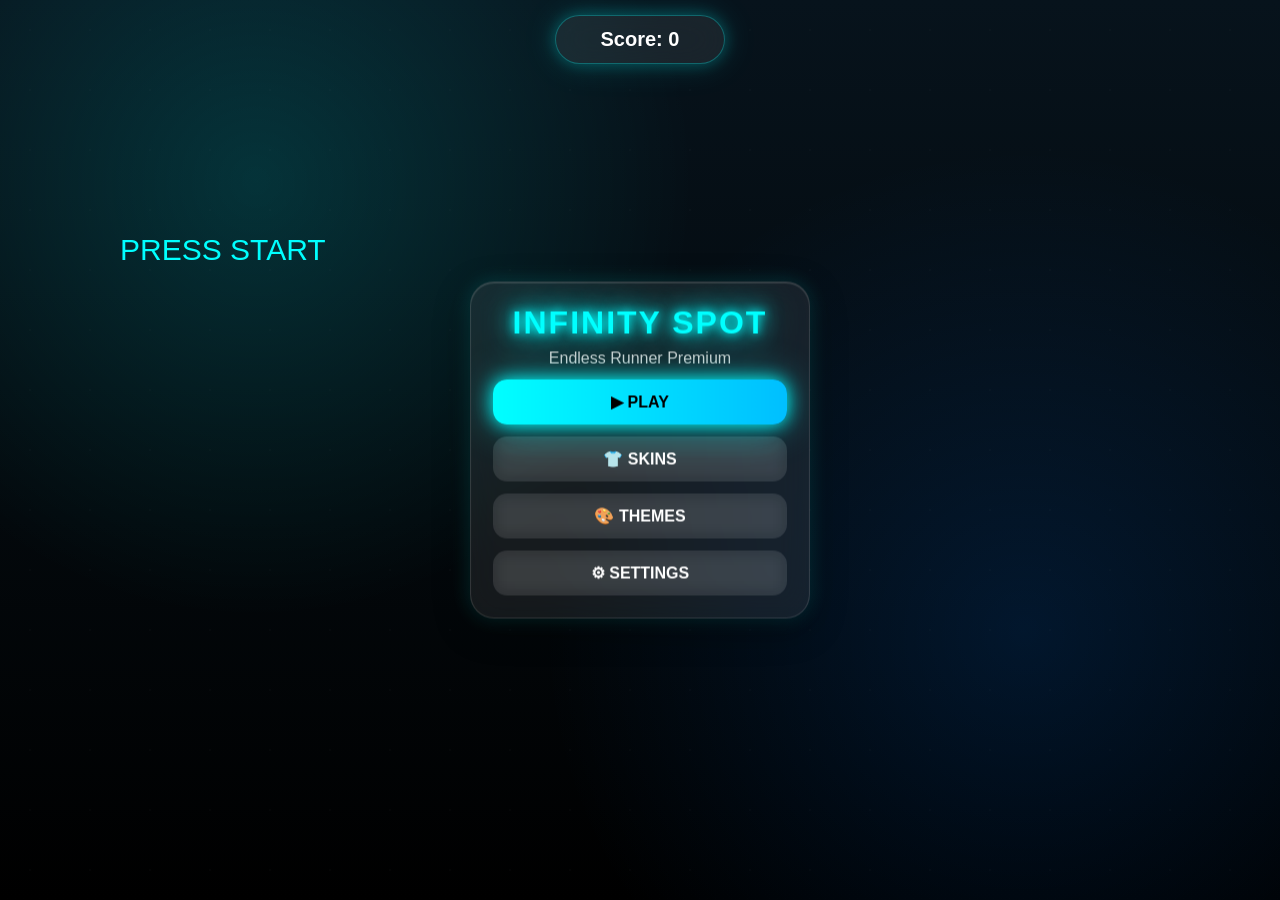
<file: index.html>
<!DOCTYPE html>
<html>
<head>
    <title>Infinity Spot Runner</title>
    <meta name="viewport" content="width=device-width, initial-scale=1.0, user-scalable=no">
    <link rel="stylesheet" href="game.css">
</head>
<body>

<div class="bg"></div>

<div id="startScreen" class="screen">
    <h1 class="title">INFINITY SPOT</h1>
    <p class="sub">Endless Runner Premium</p>
    <button onclick="startGame()" class="btn primary">▶ PLAY</button>
    <button onclick="openShop()" class="btn">👕 SKINS</button>
    <button onclick="themeShop()" class="btn">🎨 THEMES</button>
    <button onclick="openSettings()" class="btn">⚙ SETTINGS</button>
</div>

<div id="shop" class="screen hidden"></div>

<div id="settings" class="screen hidden">
    <h2>SETTINGS</h2>
    <p>Controls: Arrow Keys / Swipe</p>
    <button onclick="closeSettings()" class="btn">BACK</button>
</div>

<div id="gameOver" class="screen hidden">
    <h1>GAME OVER</h1>
    <p id="finalScore">Score: 0</p>
    <button onclick="retry()" class="btn primary">RETRY</button>
    <button onclick="goMenu()" class="btn">MENU</button>
</div>

<canvas id="game"></canvas>

<div id="hud">Score: 0</div>

<script src="game.js"></script>
</body>
  </html>
</file>
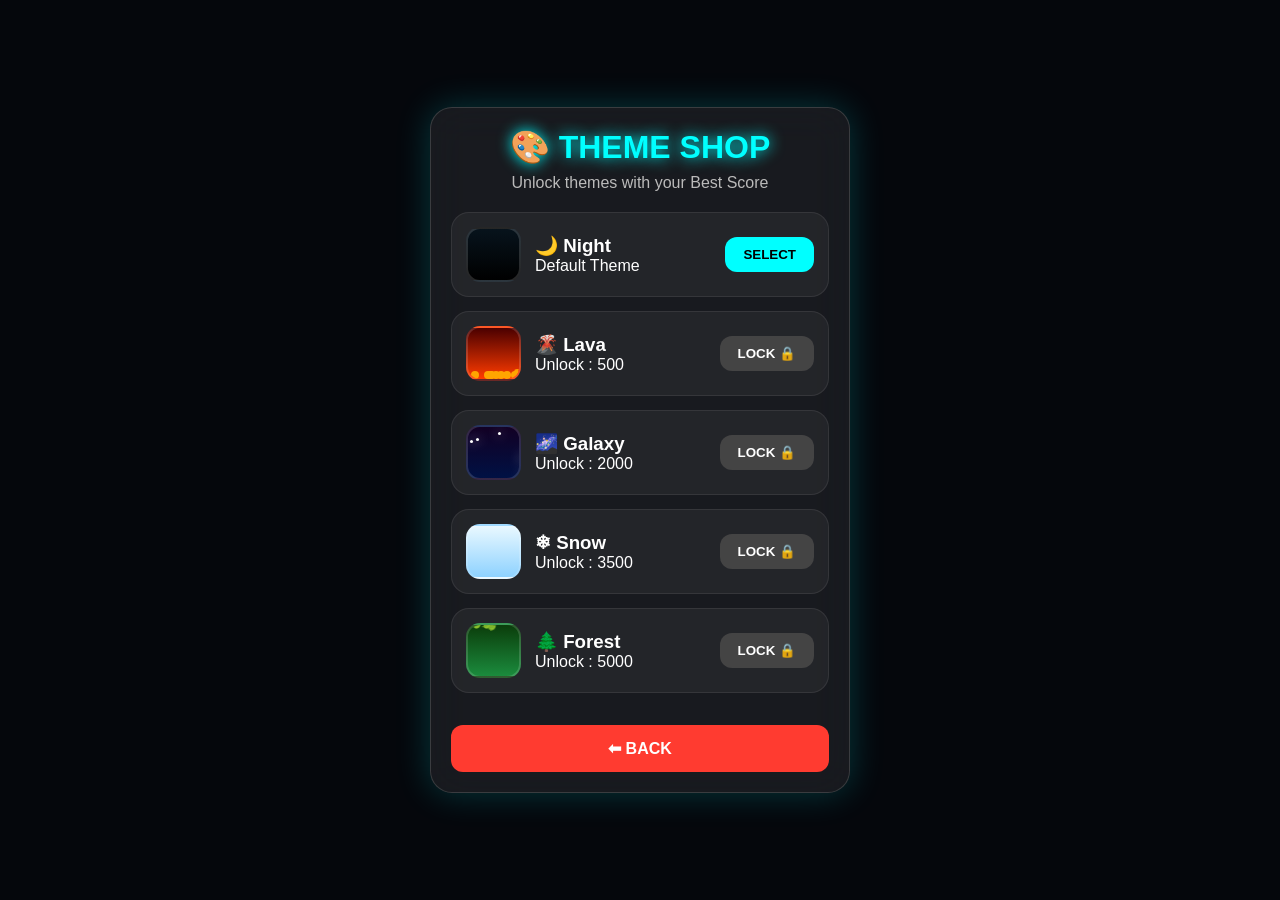
<file: themeshop.html>
<!DOCTYPE html>
<html lang="en">
<head>

<meta charset="UTF-8">
<meta name="viewport" content="width=device-width,initial-scale=1.0">

<title>Infinity Themes</title>

<link rel="stylesheet" href="themeshop.css">

</head>

<body>

<div class="bg"></div>
<div class="theme-screen">

<h1>🎨 THEME SHOP</h1>

<p class="subtitle">Unlock themes with your Best Score
</p>

<!-- NIGHT -->

<div class="theme-card">
<div class="left">
<div class="preview night"></div>

<div>
<h3>🌙 Night</h3>
<p>Default Theme</p>

</div>

</div>

<button class="select" onclick="selectThemeDefault()">SELECT</button>

</div>

<!-- LAVA -->

<div class="theme-card">
<div class="left">
<div class="preview lava preview-lava"></div>

<div>
<h3>🌋 Lava</h3>
<p>Unlock : 500</p>

</div>

</div>

<button id="lavaBtn" class="lock">500 🔒</button>

</div>

<!-- GALAXY -->

<div class="theme-card">
<div class="left">
<div class="preview galaxy preview-galaxy"></div>

<div>
<h3>🌌 Galaxy</h3>
<p>Unlock : 2000</p>

</div>

</div>

<button id="galaxyBtn"class="lock">2000 🔒</button>

</div>

<!-- SNOW -->

<div class="theme-card">
<div class="left">
<div class="preview snow preview-snow"></div>

<div>
<h3>❄ Snow</h3>
<p>Unlock : 3500</p>

</div>

</div>

<button id="snowBtn"class="lock">3500 🔒</button>

</div>

<!-- FOREST -->

<div class="theme-card">
<div class="left">
<div class="preview forest preview-forest"></div>

<div>
<h3>🌲 Forest</h3>
<p>Unlock : 5000</p>

</div>

</div>

<button id="forestBtn" class="lock">5000 🔒</button>

</div>

<button class="back" onclick="history.back()">⬅ BACK</button>

 </div>

<script src="themeshop.js"></script>
</body>
</html>
</file>
<file: game.css>
/* ===========================
   INFINITY SPOT PREMIUM CSS
   PART 1
=========================== */

*{
    margin:0;
    padding:0;
    box-sizing:border-box;
}

body{
    margin:0;
    overflow:hidden;
    font-family:Arial,Helvetica,sans-serif;
    background:#000;
    color:#fff;
}

/* ================= BACKGROUND ================= */

.bg{
    position:fixed;
    inset:0;
    z-index:-2;

    background:
    radial-gradient(circle at 20% 20%,rgba(0,255,255,.15),transparent 35%),
    radial-gradient(circle at 80% 70%,rgba(0,120,255,.15),transparent 40%),
    linear-gradient(#07131c,#000);

    animation:bgMove 8s ease-in-out infinite alternate;
}

.bg::after{
    content:"";
    position:absolute;
    inset:0;

    background:
    radial-gradient(circle,rgba(255,255,255,.05) 1px,transparent 1px);

    background-size:60px 60px;

    opacity:.3;
}

@keyframes bgMove{

    from{
        transform:scale(1);
        filter:brightness(1);
    }

    to{
        transform:scale(1.08);
        filter:brightness(1.2);
    }

}

/* ================= GLASS SCREEN ================= */

.screen{

    position:absolute;

    top:50%;
    left:50%;

    transform:translate(-50%,-50%);

    width:82%;
    max-width:340px;

    padding:22px;

    border-radius:24px;

    background:rgba(255,255,255,.08);

    backdrop-filter:blur(18px);
    -webkit-backdrop-filter:blur(18px);

    border:1px solid rgba(255,255,255,.12);

    box-shadow:
    0 10px 35px rgba(0,0,0,.4),
    0 0 20px rgba(0,255,255,.18),
    inset 0 1px 1px rgba(255,255,255,.15);

    color:#fff;
    text-align:center;

    overflow:hidden;

    z-index:20;

    animation:screenFloat 5s ease-in-out infinite;
}

.screen::before{

    content:"";

    position:absolute;

    top:-60%;
    left:-120%;

    width:80%;
    height:220%;

    background:linear-gradient(
        120deg,
        transparent,
        rgba(255,255,255,.20),
        transparent
    );

    transform:rotate(20deg);

    animation:glassShine 5s linear infinite;

    pointer-events:none;

}

.hidden{
    display:none;
}

@keyframes glassShine{

    from{
        left:-120%;
    }

    to{
        left:180%;
    }

}

@keyframes screenFloat{

    0%,100%{
        transform:translate(-50%,-50%);
    }

    50%{
        transform:translate(-50%,-52%);
    }

}

/* ================= TITLE ================= */

.title{

    font-size:32px;
    letter-spacing:2px;

    color:cyan;

    text-shadow:
    0 0 10px cyan,
    0 0 20px cyan,
    0 0 40px cyan;

}

.sub{

    margin-top:8px;
    color:#cfcfcf;

}

/* ================= BUTTONS ================= */

.btn{

    width:100%;

    margin-top:12px;

    padding:13px;

    border:none;

    border-radius:14px;

    background:rgba(255,255,255,.08);

    color:white;

    font-size:16px;
    font-weight:bold;

    cursor:pointer;

    transition:.25s;

    backdrop-filter:blur(8px);

}

.btn:hover{

    transform:scale(1.05);

    box-shadow:
    0 0 18px cyan;

}

.btn:active{

    transform:scale(.95);

}

.primary{

    background:linear-gradient(90deg,#00ffff,#00bfff);

    color:#000;

    box-shadow:
    0 0 18px cyan,
    0 0 40px rgba(0,255,255,.45);

}

/* ================= CANVAS ================= */

canvas {
  position: absolute;
  top: 0;
  left: 0;
  z-index: 1;

  filter: brightness(1.05);
}
/* ===========================
   INFINITY SPOT PREMIUM CSS
   PART 2
=========================== */

/* ===== PREMIUM HUD ===== */

#hud{
    position:fixed;
    top:15px;
    left:50%;
    transform:translateX(-50%);
    z-index:999;

    min-width:170px;
    padding:12px 22px;

    text-align:center;
    font-size:20px;
    font-weight:bold;
    color:#fff;

    border-radius:30px;

    background:rgba(255,255,255,.08);
    backdrop-filter:blur(20px);

    border:1px solid rgba(0,255,255,.3);

    box-shadow:
        0 0 15px rgba(0,255,255,.25),
        0 0 35px rgba(0,255,255,.15);

    animation:
        hudFloat 3s ease-in-out infinite,
        hudGlow 2s ease-in-out infinite;
}

@keyframes hudFloat{

    0%,100%{
        transform:translateX(-50%) translateY(0);
    }

    50%{
        transform:translateX(-50%) translateY(-4px);
    }

}

@keyframes hudGlow{

    0%,100%{

        box-shadow:
        0 0 15px rgba(0,255,255,.25),
        0 0 35px rgba(0,255,255,.15);

    }

    50%{

        box-shadow:
        0 0 25px cyan,
        0 0 50px rgba(0,255,255,.4);

    }

}

/* ===== SCORE POP ===== */

.scoreFlash{

    animation:scoreFlash .3s;

}

@keyframes scoreFlash{

    0%{
        transform:translateX(-50%) scale(1);
    }

    50%{
        transform:translateX(-50%) scale(1.12);
    }

    100%{
        transform:translateX(-50%) scale(1);
    }

}

/* ===== SHOP ===== */

#shop{

    position:absolute;

    top:50%;
    left:50%;

    transform:translate(-50%,-50%);

    width:88%;
    max-width:360px;

    max-height:70vh;

    overflow-y:auto;

    padding:18px;

    border-radius:22px;

    background:rgba(15,15,20,.92);

    backdrop-filter:blur(20px);

    border:1px solid rgba(0,255,255,.18);

    box-shadow:
        0 0 25px rgba(0,255,255,.25),
        0 0 60px rgba(0,255,255,.08);

    z-index:999;

    animation:shopOpen .3s ease;

}

@keyframes shopOpen{

    from{

        opacity:0;
        transform:translate(-50%,-50%) scale(.85);

    }

    to{

        opacity:1;
        transform:translate(-50%,-50%) scale(1);

    }

}

#shop h2{

    margin-bottom:15px;

    color:cyan;

    text-shadow:
        0 0 10px cyan,
        0 0 25px cyan;

}

#shop div{

    margin:14px 0;

    padding:15px;

    border-radius:18px;

    background:rgba(255,255,255,.05);

    border:1px solid rgba(255,255,255,.08);

    transition:.25s;

}

#shop div:hover{

    transform:translateY(-3px);

    box-shadow:
        0 0 18px rgba(0,255,255,.25);

}

#shop h3{

    color:cyan;

    margin-bottom:6px;

}

#shop p{

    color:#ccc;

    margin-bottom:10px;

}

#shop button{

    width:100%;

    padding:12px;

    border:none;

    border-radius:12px;

    cursor:pointer;

    font-size:15px;
    font-weight:bold;

    background:linear-gradient(90deg,#00ffff,#00bfff);

    color:#000;

    transition:.25s;

}

#shop button:hover{

    transform:scale(1.05);

    box-shadow:
        0 0 20px cyan;

}

.shop-close-btn{

    margin-top:15px !important;

    background:#ff3b30 !important;

    color:#fff !important;

}

/* ===== SCROLLBAR ===== */

#shop::-webkit-scrollbar{

    width:6px;

}

#shop::-webkit-scrollbar-thumb{

    background:cyan;
    border-radius:20px;

}

/* ===== SHIELD GLOW ===== */

.playerShield{

    filter:
        drop-shadow(0 0 42px cyan)
        drop-shadow(0 0 70px cyan);

}

/* ===== POWERUP GLOW ===== */

.powerGlow{

    animation:powerGlow 1s infinite alternate;

}

@keyframes powerGlow{

    from{

        filter:drop-shadow(0 0 8px cyan);

    }

    to{

        filter:drop-shadow(0 0 20px cyan);

    }

}

/* ===== MOBILE ===== */

@media(max-width:600px){

    .title{
        font-size:28px;
    }

    .btn{
        font-size:15px;
    }

    #hud{
        font-size:17px;
        padding:10px 18px;
    }

  }
</file>
<file: themeshop.css>
/* ===========================
   INFINITY SPOT THEME SHOP
=========================== */

*{
margin:0;
padding:0;
box-sizing:border-box;
font-family:Arial,Helvetica,sans-serif;
}

html, body{

width:100%;
height:100%;

overflow:hidden;

background:#05070c;

color:white;

}

/* ================= BACKGROUND ================= */

.bg{

position:fixed;

inset:0;

z-index:-2;

background:
radial-gradient(circle at top,
rgba(0,255,255,.15),
transparent 40%),

linear-gradient(
#07131c,
#000
);

}

/* ================= MAIN ================= */

.theme-screen{

position:absolute;

top:50%;
left:50%;

transform:translate(-50%,-50%);

width:92%;
max-width:420px;
max-height:88vh;
overflow-y:auto;
padding:20px;
border-radius:22px;
background:rgba(255,255,255,.08);
backdrop-filter:blur(20px);
border:1px solid rgba(255,255,255,.15);
box-shadow:
0 0 35px rgba(0,255,255,.2);

}

/* ================= TITLE ================= */

h1{

text-align:center;
color:cyan;
margin-bottom:8px;
text-shadow:
0 0 15px cyan;

}

.subtitle{
text-align:center;
color:#bbb;
margin-bottom:20px;

}

/* ================= CARD ================= */

.theme-card{
display:flex;
justify-content:space-between;
align-items:center;
padding:14px;
margin-bottom:14px;
border-radius:18px;
background:rgba(255,255,255,.05);
border:1px solid rgba(255,255,255,.08);

}

/* ================= LEFT ================= */

.left{

display:flex;
align-items:center;
gap:14px;

}

/* ================= PREVIEW ================= */

.preview{

position:relative;
overflow:hidden;

width:55px;
height:55px;

border-radius:14px;
border:2px solid rgba(255,255,255,.15);

}

/* ================= THEMES ================= */

.night{

background:
linear-gradient(#07131c,#000);

}

.lava{

background:
linear-gradient(#4b0000,#ff3b00);

}

.galaxy{

background:
linear-gradient(#120024,#001144);

}

.snow{

background:
linear-gradient(#e9f8ff,#8ed2ff);

}

.forest{

background:
linear-gradient(#0b3d0b,#1b8b3d);

}

/* ================= BUTTON ================= */

button{

border:none;
cursor:pointer;
padding:10px 18px;
border-radius:12px;
font-weight:bold;

}

/* ================= SELECT ================= */

.select{

background:cyan;
color:#000;

}

/* ================= LOCK ================= */

.lock{

background:#444;
color:white;

}

/* ================= BACK ================= */

.back{
width:100%;
margin-top:18px;
padding:14px;
background:#ff3b30;
color:white;
font-size:16px;

}

/* ================= SCROLL ================= */

.theme-screen::-webkit-scrollbar{

width:5px;

}

.theme-screen::-webkit-scrollbar-thumb{

background:cyan;
border-radius:20px;

}

/* ================= MOBILE ================= */

@media(max-width:600px){

.theme-card{

padding:12px;

}

.preview{

width:50px;
height:50px;

}

button{

padding:9px 15px;
font-size:14px;

}

}
</file>
